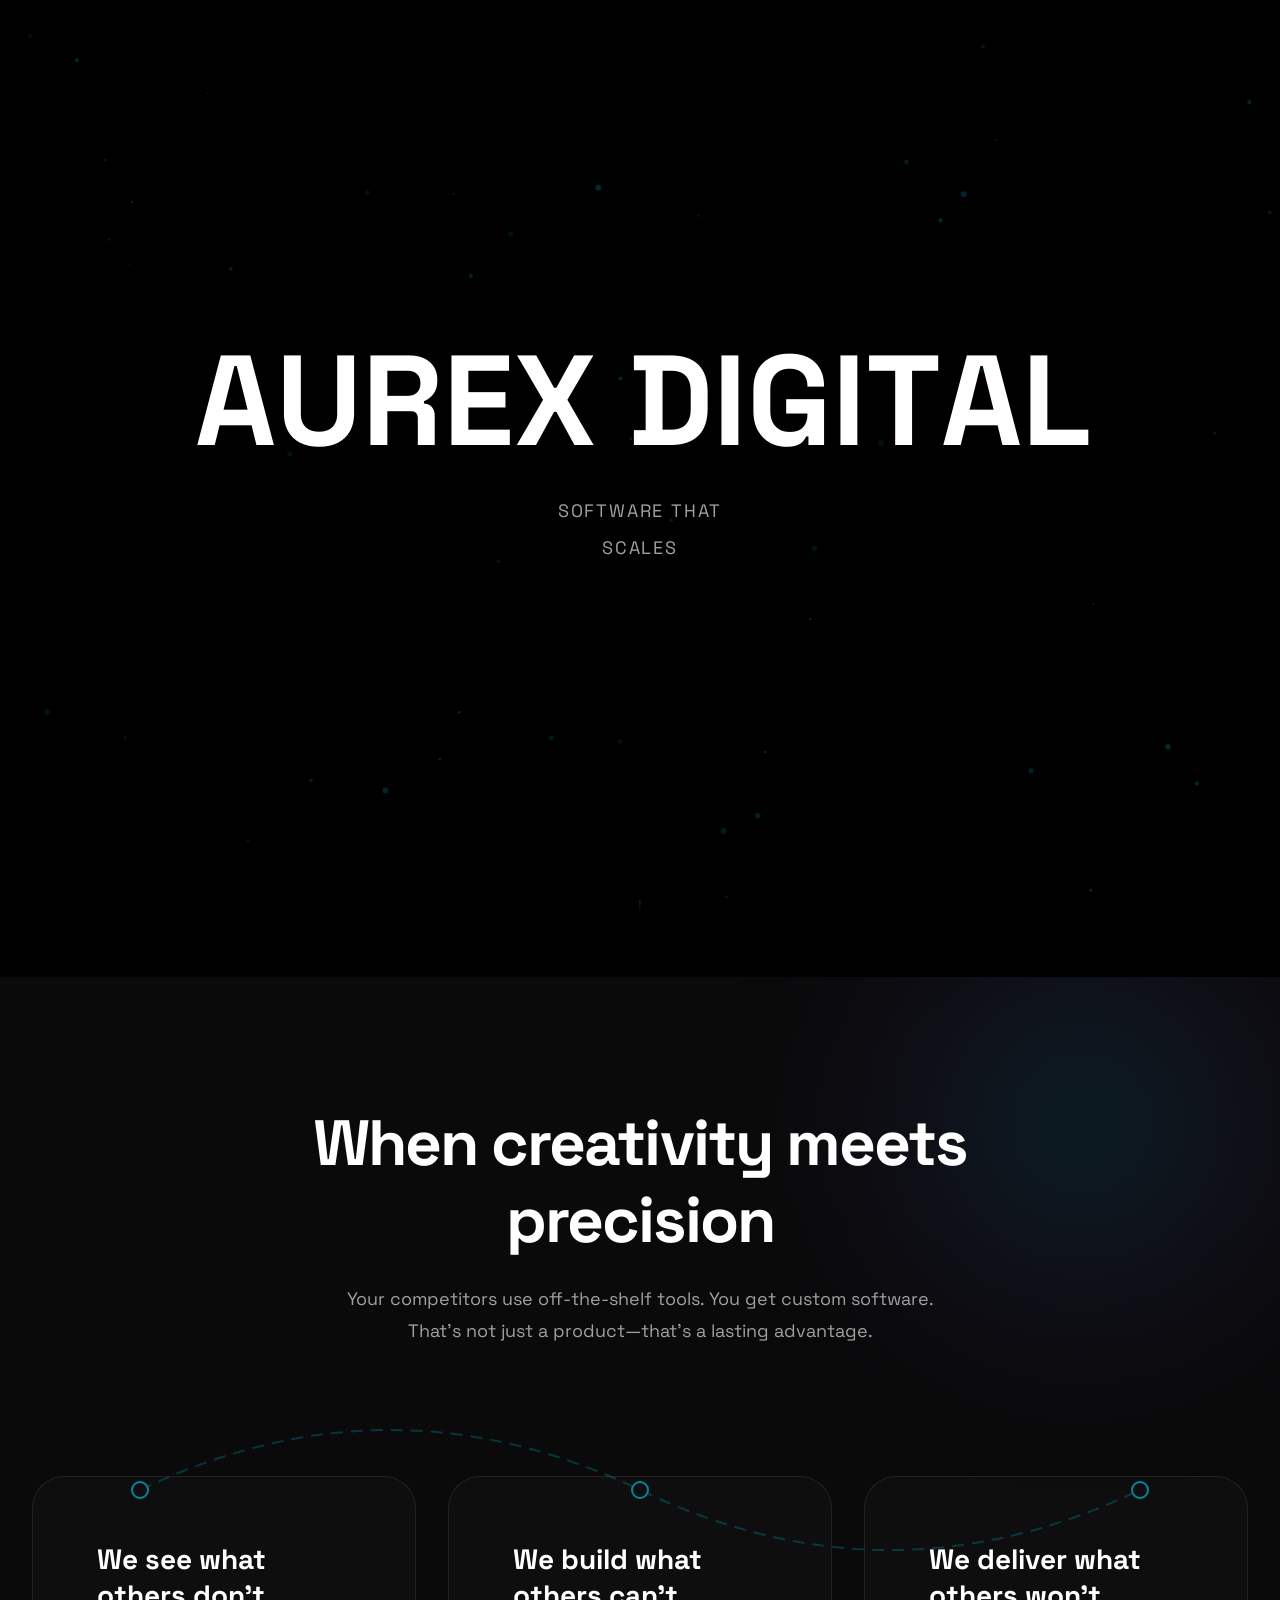
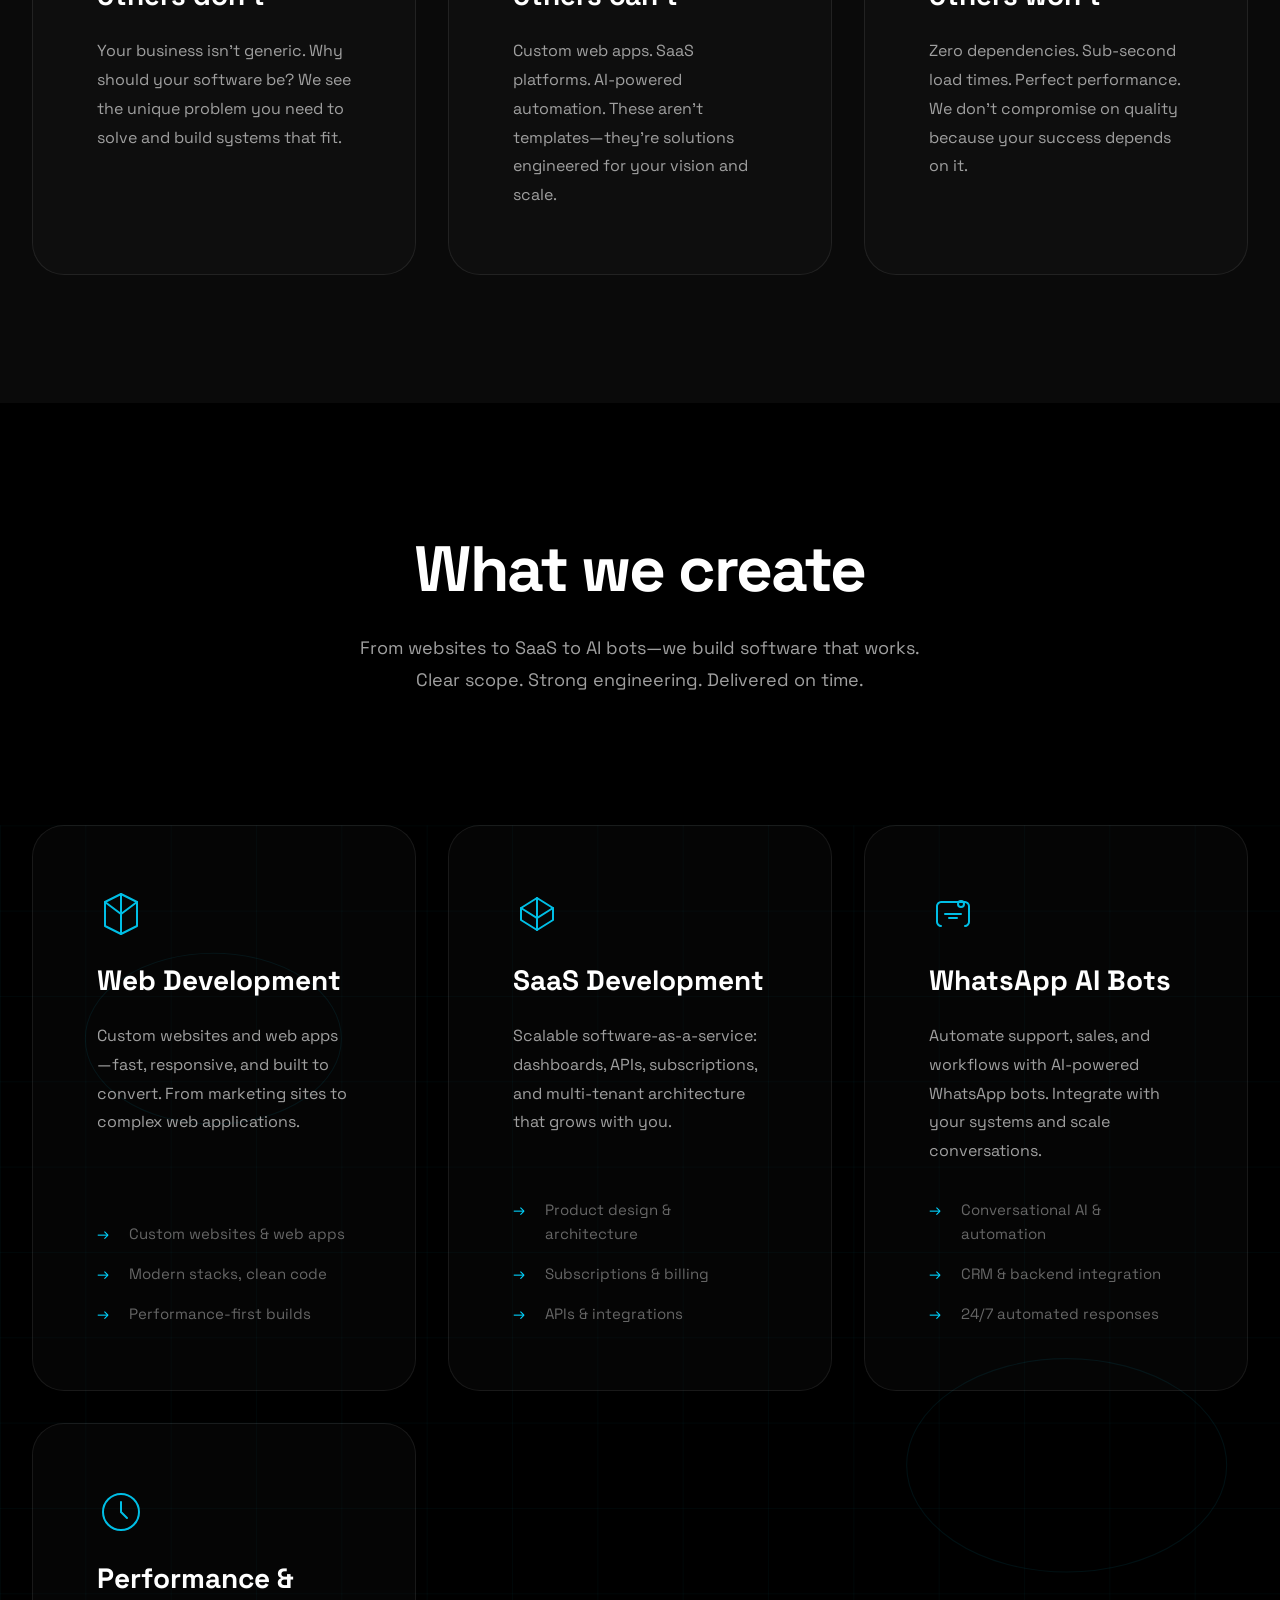
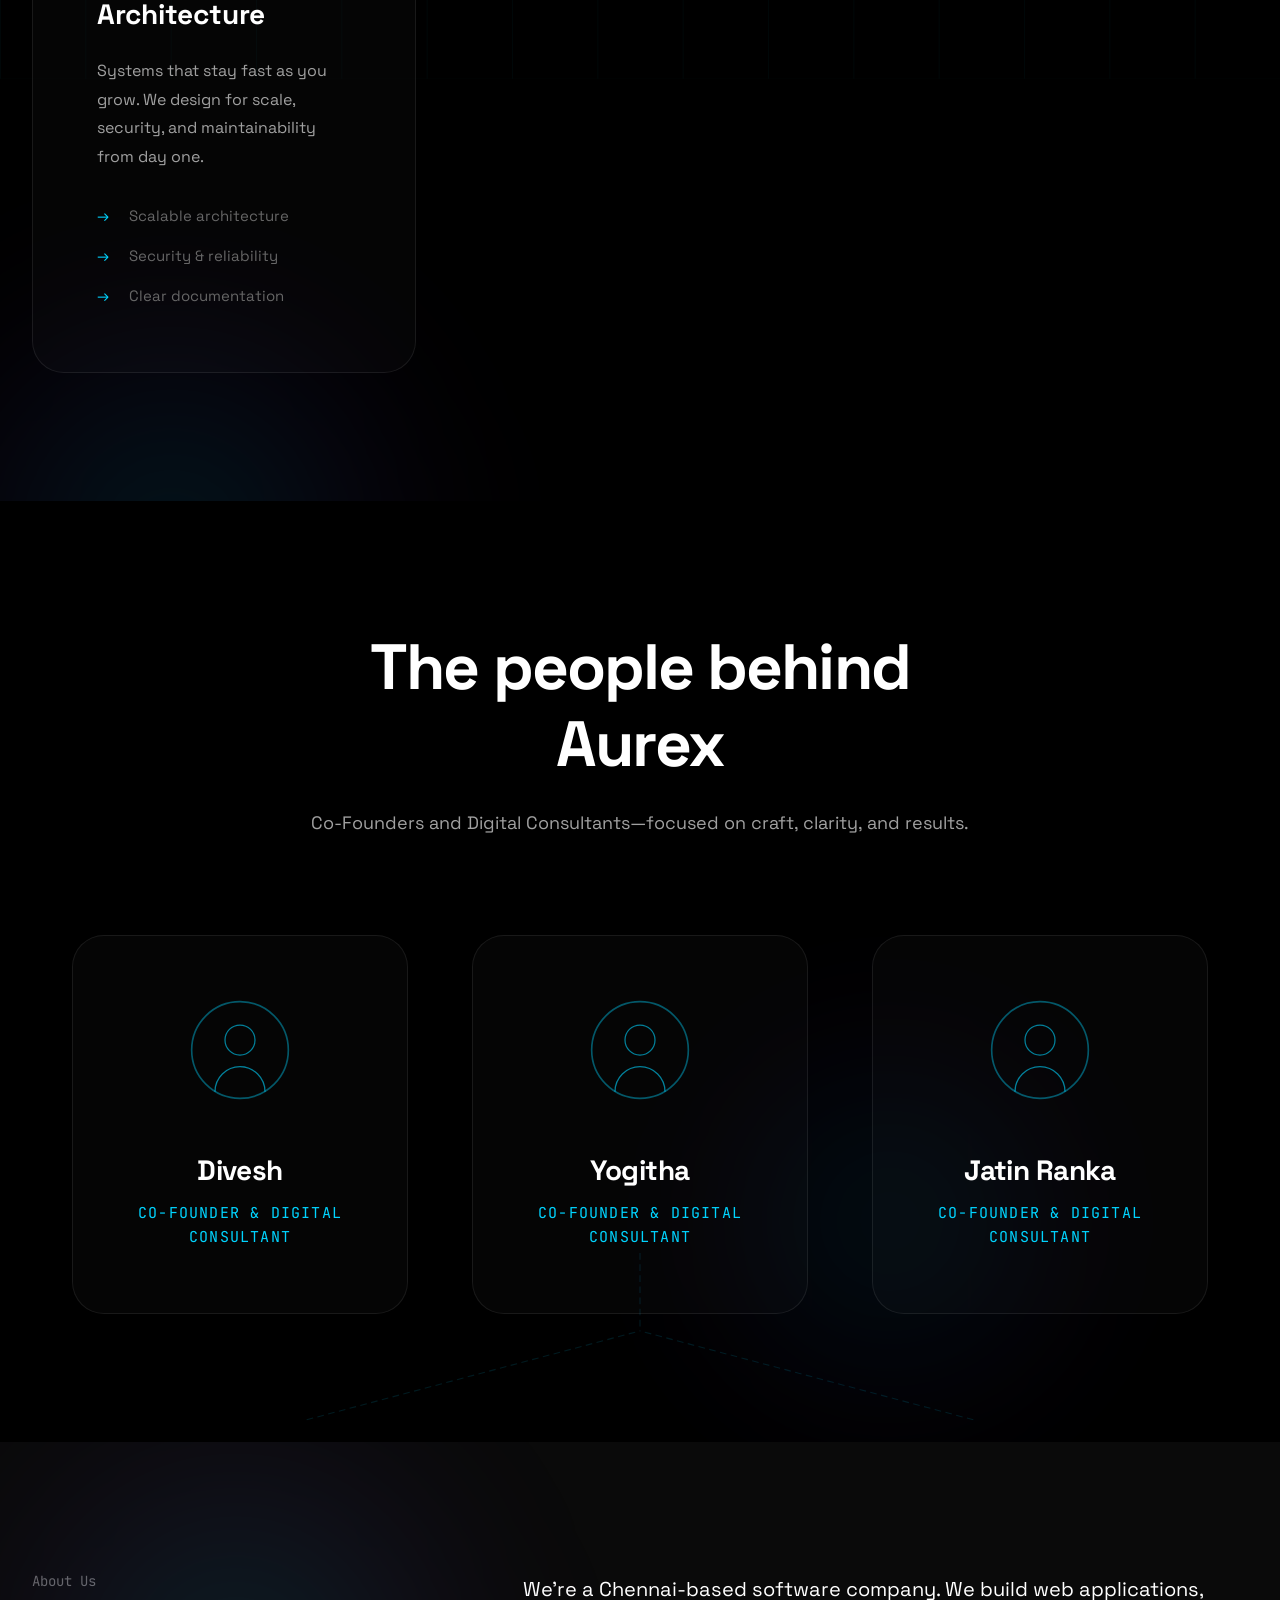
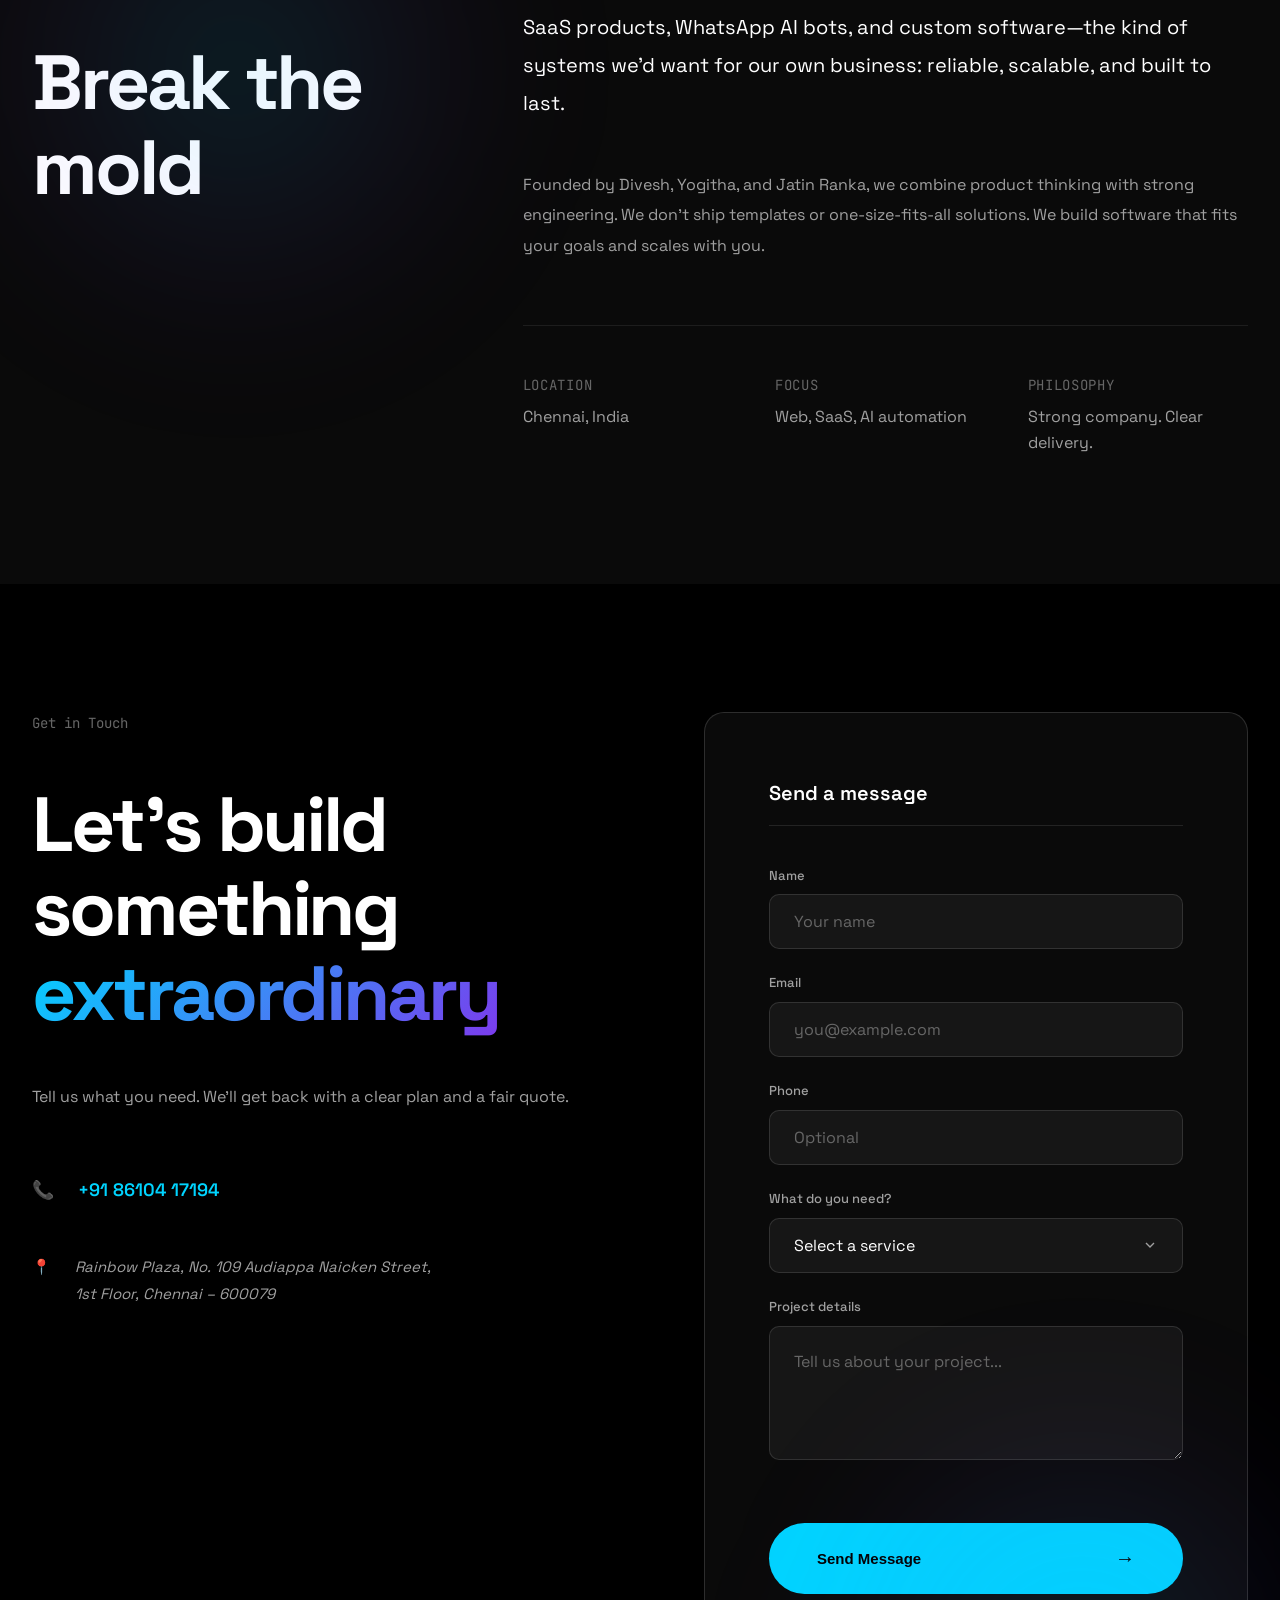
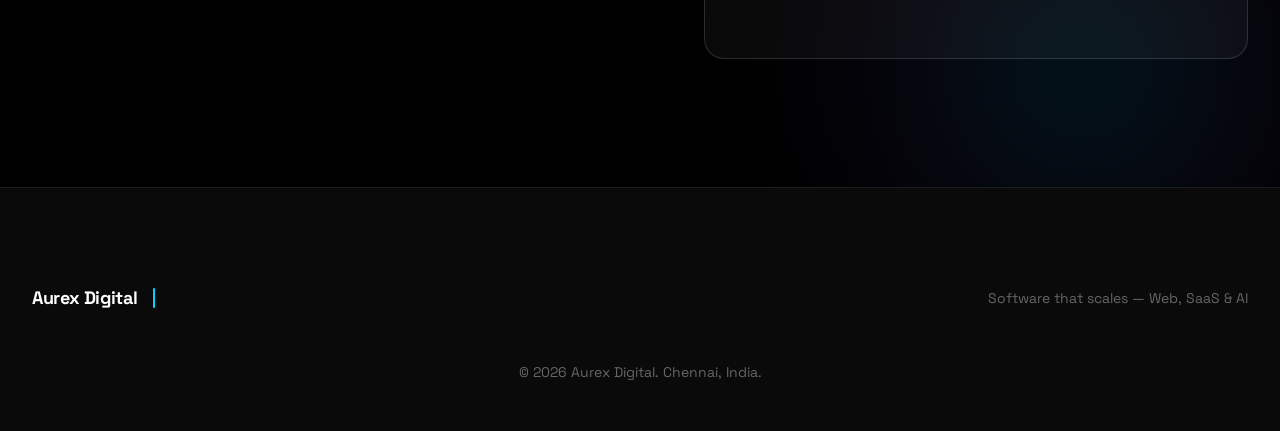
<file: index.html>
<!DOCTYPE html>
<html lang="en">
<head>
    <meta charset="UTF-8">
    <meta name="viewport" content="width=device-width, initial-scale=1.0">
    <title>Aurex Digital — Software Company | Web, SaaS & AI</title>
    <meta name="description" content="We build software that scales: web development, SaaS products, WhatsApp AI bots, and custom digital solutions. Chennai-based. Strong engineering. Clear results.">
    <link rel="stylesheet" href="styles.css">
    <link rel="preconnect" href="https://fonts.googleapis.com">
    <link rel="preconnect" href="https://fonts.gstatic.com" crossorigin>
    <link href="https://fonts.googleapis.com/css2?family=Space+Grotesk:wght@300;400;500;600;700&family=JetBrains+Mono:wght@300;400;500&display=swap" rel="stylesheet">
</head>
<body>
    <!-- Magnetic Cursor -->
    <div class="magnetic-cursor" id="magneticCursor"></div>

    <!-- Intro Sequence -->
    <div class="intro-sequence" id="intro">
        <div class="intro-mask"></div>
        <div class="intro-content">
            <div class="intro-text-wrapper">
                <h1 class="intro-title">
                    <span class="intro-char" data-char="A">A</span>
                    <span class="intro-char" data-char="U">U</span>
                    <span class="intro-char" data-char="R">R</span>
                    <span class="intro-char" data-char="E">E</span>
                    <span class="intro-char" data-char="X">X</span>
                    <span class="intro-space"></span>
                    <span class="intro-char" data-char="D">D</span>
                    <span class="intro-char" data-char="I">I</span>
                    <span class="intro-char" data-char="G">G</span>
                    <span class="intro-char" data-char="I">I</span>
                    <span class="intro-char" data-char="T">T</span>
                    <span class="intro-char" data-char="A">A</span>
                    <span class="intro-char" data-char="L">L</span>
                </h1>
                <div class="intro-subtitle">
                    <span class="subtitle-line">Software that</span>
                    <span class="subtitle-line">scales</span>
                </div>
            </div>
        </div>
        <canvas class="intro-canvas" id="introCanvas"></canvas>
    </div>

    <!-- Floating Navigation -->
    <nav class="floating-nav" id="floatingNav">
        <div class="nav-brand">
            <span class="nav-brand-text">AD</span>
            <div class="nav-brand-line"></div>
        </div>
        <div class="nav-links">
            <a href="#hero" class="nav-link" data-text="Home">Home</a>
            <a href="#philosophy" class="nav-link" data-text="Philosophy">Philosophy</a>
            <a href="#capabilities" class="nav-link" data-text="Capabilities">Capabilities</a>
            <a href="#team" class="nav-link" data-text="Team">Team</a>
            <a href="#contact" class="nav-link nav-cta" data-text="Start Project">Start Project</a>
        </div>
        <button class="nav-toggle" id="navToggle" aria-label="Menu">
            <span class="nav-toggle-line"></span>
            <span class="nav-toggle-line"></span>
        </button>
    </nav>

    <main>
        <!-- Hero Section - Asymmetric Layout -->
        <section id="hero" class="hero-section">
            <div class="hero-background">
                <div class="hero-gradient-orb"></div>
                <div class="hero-mesh"></div>
                <div class="hero-particles"></div>
                <!-- SVG artifacts - storyline / software vibe -->
                <div class="hero-svg-artifacts" aria-hidden="true">
                    <svg class="hero-svg hero-svg-blob" viewBox="0 0 400 400" fill="none">
                        <path d="M200 40c55 0 100 45 100 100s-45 100-100 100-100-45-100-100 45-100 100-100z" stroke="url(#heroBlobGrad)" stroke-width="1.5" fill="none" opacity="0.6"/>
                        <defs><linearGradient id="heroBlobGrad" x1="0" y1="0" x2="400" y2="400" gradientUnits="userSpaceOnUse"><stop stop-color="#00d4ff"/><stop offset="1" stop-color="#7c3aed"/></linearGradient></defs>
                    </svg>
                    <svg class="hero-svg hero-svg-line" viewBox="0 0 600 120" fill="none">
                        <path d="M0 60 Q150 20 300 60 T600 60" stroke="currentColor" stroke-width="1" fill="none" opacity="0.4" stroke-dasharray="8 6"/>
                    </svg>
                    <svg class="hero-svg hero-svg-dots" viewBox="0 0 200 80" fill="none">
                        <circle cx="20" cy="40" r="2" fill="currentColor" opacity="0.5"/><circle cx="60" cy="25" r="2" fill="currentColor" opacity="0.4"/>
                        <circle cx="100" cy="55" r="2" fill="currentColor" opacity="0.6"/><circle cx="140" cy="35" r="2" fill="currentColor" opacity="0.4"/>
                        <circle cx="180" cy="45" r="2" fill="currentColor" opacity="0.5"/>
                    </svg>
                    <svg class="hero-svg hero-svg-circuit" viewBox="0 0 300 200" fill="none">
                        <path d="M0 100h60v-30h40v60h-40v-30H0" stroke="currentColor" stroke-width="1.2" fill="none" opacity="0.35"/>
                        <path d="M120 70v60M160 70v60M200 70v60" stroke="currentColor" stroke-width="1" opacity="0.3"/>
                        <circle cx="120" cy="100" r="4" fill="currentColor" opacity="0.5"/><circle cx="160" cy="100" r="4" fill="currentColor" opacity="0.5"/><circle cx="200" cy="100" r="4" fill="currentColor" opacity="0.5"/>
                        <path d="M240 80l30 20-30 20V80z" stroke="currentColor" stroke-width="1.2" fill="none" opacity="0.4"/>
                    </svg>
                    <svg class="hero-svg hero-svg-rings" viewBox="0 0 200 200" fill="none">
                        <circle cx="100" cy="100" r="60" stroke="currentColor" stroke-width="1" opacity="0.25"/>
                        <circle cx="100" cy="100" r="40" stroke="currentColor" stroke-width="1" opacity="0.2"/>
                        <circle cx="100" cy="100" r="20" stroke="currentColor" stroke-width="1" opacity="0.15"/>
                    </svg>
                </div>
            </div>

            <div class="hero-container">
                <div class="hero-left">
                    <div class="hero-label">
                        <span class="label-text">We Build</span>
                    </div>
                    <h1 class="hero-title">
                        <span class="title-line" data-text="Software">Software</span>
                        <span class="title-line title-accent" data-text="that">that</span>
                        <span class="title-line" data-text="scales">scales</span>
                    </h1>
                    <p class="hero-description">
                        Web development. SaaS products. WhatsApp AI bots.<br>
                        We build the digital systems your business needs—<br>
                        fast, reliable, and built to last.
                    </p>
                    <div class="hero-actions">
                        <a href="#contact" class="btn-magnetic">
                            <span class="btn-text">Start Project</span>
                            <div class="btn-ripple"></div>
                        </a>
                        <a href="#capabilities" class="btn-text-link">
                            <span>What we build</span>
                            <svg width="24" height="24" viewBox="0 0 24 24" fill="none">
                                <path d="M7 17L17 7M17 7H7M17 7V17" stroke="currentColor" stroke-width="2" stroke-linecap="round"/>
                            </svg>
                        </a>
                    </div>
                </div>

                <div class="hero-right">
                    <div class="hero-stats-grid">
                        <div class="stat-card" data-stat="reply">
                            <div class="stat-value-wrapper">
                                <span class="stat-prefix">&lt;</span>
                                <span class="stat-value" data-target="24" data-format="int">0</span>
                                <span class="stat-unit">h</span>
                            </div>
                            <div class="stat-label">First Reply</div>
                            <p class="stat-story">We get back to you within a day—no black hole.</p>
                            <div class="stat-line"></div>
                        </div>
                        <div class="stat-card" data-stat="uptime">
                            <div class="stat-value-wrapper">
                                <span class="stat-value" data-target="99.9" data-format="decimal">0</span>
                                <span class="stat-unit">%</span>
                            </div>
                            <div class="stat-label">Uptime</div>
                            <p class="stat-story">Systems we build are built to stay up.</p>
                            <div class="stat-line"></div>
                        </div>
                        <div class="stat-card" data-stat="founders">
                            <div class="stat-value-wrapper">
                                <span class="stat-value" data-target="3" data-format="int">0</span>
                            </div>
                            <div class="stat-label">Co-Founders</div>
                            <p class="stat-story">Three hands on your project—not a ticket queue.</p>
                            <div class="stat-line"></div>
                        </div>
                    </div>
                </div>
            </div>

            <div class="hero-scroll-hint">
                <div class="scroll-text">Scroll</div>
                <div class="scroll-line"></div>
            </div>
        </section>

        <!-- Philosophy Section -->
        <section id="philosophy" class="philosophy-section">
            <div class="section-gradient-orb section-gradient-orb--philosophy" aria-hidden="true"></div>
            <div class="philosophy-svg-storyline" aria-hidden="true">
                <svg class="storyline-svg" viewBox="0 0 1200 400" fill="none">
                    <path class="storyline-path" d="M 100 200 Q 350 80 600 200 T 1100 200" stroke="var(--accent)" stroke-width="2" fill="none" opacity="0.35" stroke-dasharray="12 8"/>
                    <circle class="storyline-node" cx="100" cy="200" r="8" fill="var(--bg-secondary)" stroke="var(--accent)" stroke-width="2"/>
                    <circle class="storyline-node" cx="600" cy="200" r="8" fill="var(--bg-secondary)" stroke="var(--accent)" stroke-width="2"/>
                    <circle class="storyline-node" cx="1100" cy="200" r="8" fill="var(--bg-secondary)" stroke="var(--accent)" stroke-width="2"/>
                </svg>
            </div>
            <div class="philosophy-container">
                <div class="section-header">
                    <h2 class="section-title">When creativity meets precision</h2>
                    <p class="section-description">
                        Your competitors use off-the-shelf tools. You get custom software.<br>
                        That's not just a product—that's a lasting advantage.
                    </p>
                </div>
                <div class="philosophy-content">
                    <div class="philosophy-card">
                        <h3 class="card-title">We see what others don't</h3>
                        <p class="card-text">Your business isn't generic. Why should your software be? We see the unique problem you need to solve and build systems that fit.</p>
                    </div>
                    <div class="philosophy-card">
                        <h3 class="card-title">We build what others can't</h3>
                        <p class="card-text">Custom web apps. SaaS platforms. AI-powered automation. These aren't templates—they're solutions engineered for your vision and scale.</p>
                    </div>
                    <div class="philosophy-card">
                        <h3 class="card-title">We deliver what others won't</h3>
                        <p class="card-text">Zero dependencies. Sub-second load times. Perfect performance. We don't compromise on quality because your success depends on it.</p>
                    </div>
                </div>
            </div>
        </section>

        <!-- Capabilities Section -->
        <section id="capabilities" class="capabilities-section">
            <div class="section-gradient-orb section-gradient-orb--capabilities" aria-hidden="true"></div>
            <div class="capabilities-svg-bg" aria-hidden="true">
                <svg class="capabilities-grid-svg" viewBox="0 0 1200 800" fill="none">
                    <defs>
                        <pattern id="capGrid" width="80" height="80" patternUnits="userSpaceOnUse">
                            <path d="M 80 0 L 0 0 0 80" fill="none" stroke="currentColor" stroke-width="0.5" opacity="0.12"/>
                        </pattern>
                    </defs>
                    <rect width="1200" height="800" fill="url(#capGrid)"/>
                    <ellipse cx="200" cy="200" rx="120" ry="80" stroke="currentColor" stroke-width="1" fill="none" opacity="0.08"/>
                    <ellipse cx="1000" cy="600" rx="150" ry="100" stroke="currentColor" stroke-width="1" fill="none" opacity="0.08"/>
                </svg>
            </div>
            <div class="capabilities-container">
                <div class="section-header">
                    <h2 class="section-title">What we create</h2>
                    <p class="section-description">
                        From websites to SaaS to AI bots—we build software that works.<br>
                        Clear scope. Strong engineering. Delivered on time.
                    </p>
                </div>
                <div class="capabilities-grid">
                    <div class="capability-item" data-capability="1">
                        <div class="capability-icon">
                            <svg viewBox="0 0 48 48" fill="none" aria-hidden="true"><path d="M8 12l16-8 16 8v24l-16 8-16-8V12z" stroke="currentColor" stroke-width="2" stroke-linejoin="round"/><path d="M24 4v40M8 12l16 12 16-12" stroke="currentColor" stroke-width="2" stroke-linecap="round"/></svg>
                        </div>
                        <h3 class="capability-title">Web Development</h3>
                        <p class="capability-description">Custom websites and web apps—fast, responsive, and built to convert. From marketing sites to complex web applications.</p>
                        <ul class="capability-features">
                            <li>Custom websites & web apps</li>
                            <li>Modern stacks, clean code</li>
                            <li>Performance-first builds</li>
                        </ul>
                    </div>
                    <div class="capability-item" data-capability="2">
                        <div class="capability-icon">
                            <svg viewBox="0 0 48 48" fill="none" aria-hidden="true"><path d="M24 8L8 18v12l16 10 16-10V18L24 8z" stroke="currentColor" stroke-width="2" stroke-linejoin="round"/><path d="M24 8v32M8 18l16 10 16-10" stroke="currentColor" stroke-width="2" stroke-linecap="round"/></svg>
                        </div>
                        <h3 class="capability-title">SaaS Development</h3>
                        <p class="capability-description">Scalable software-as-a-service: dashboards, APIs, subscriptions, and multi-tenant architecture that grows with you.</p>
                        <ul class="capability-features">
                            <li>Product design & architecture</li>
                            <li>Subscriptions & billing</li>
                            <li>APIs & integrations</li>
                        </ul>
                    </div>
                    <div class="capability-item" data-capability="3">
                        <div class="capability-icon">
                            <svg viewBox="0 0 48 48" fill="none" aria-hidden="true"><path d="M12 36c-2 0-4-2-4-4V16c0-2 2-4 4-4h24c2 0 4 2 4 4v16c0 2-2 4-4 4" stroke="currentColor" stroke-width="2" stroke-linecap="round"/><path d="M16 24h16M20 28h8" stroke="currentColor" stroke-width="2" stroke-linecap="round"/><circle cx="32" cy="14" r="3" stroke="currentColor" stroke-width="2"/></svg>
                        </div>
                        <h3 class="capability-title">WhatsApp AI Bots</h3>
                        <p class="capability-description">Automate support, sales, and workflows with AI-powered WhatsApp bots. Integrate with your systems and scale conversations.</p>
                        <ul class="capability-features">
                            <li>Conversational AI & automation</li>
                            <li>CRM & backend integration</li>
                            <li>24/7 automated responses</li>
                        </ul>
                    </div>
                    <div class="capability-item" data-capability="4">
                        <div class="capability-icon">
                            <svg viewBox="0 0 48 48" fill="none" aria-hidden="true"><circle cx="24" cy="24" r="18" stroke="currentColor" stroke-width="2"/><path d="M24 14v10l6 6" stroke="currentColor" stroke-width="2" stroke-linecap="round"/></svg>
                        </div>
                        <h3 class="capability-title">Performance & Architecture</h3>
                        <p class="capability-description">Systems that stay fast as you grow. We design for scale, security, and maintainability from day one.</p>
                        <ul class="capability-features">
                            <li>Scalable architecture</li>
                            <li>Security & reliability</li>
                            <li>Clear documentation</li>
                        </ul>
                    </div>
                </div>
            </div>
        </section>

        <!-- Team Section -->
        <section id="team" class="team-section">
            <div class="section-gradient-orb section-gradient-orb--team" aria-hidden="true"></div>
            <div class="team-container">
                <div class="section-header">
                    <h2 class="section-title">The people behind Aurex</h2>
                    <p class="section-description">
                        Co-Founders and Digital Consultants—focused on craft, clarity, and results.
                    </p>
                </div>
                <div class="team-grid">
                    <div class="team-card" data-team="1">
                        <div class="team-card-inner">
                            <div class="team-avatar">
                                <svg viewBox="0 0 120 120" fill="none" aria-hidden="true">
                                    <circle cx="60" cy="60" r="58" stroke="currentColor" stroke-width="2" opacity="0.4"/>
                                    <circle cx="60" cy="48" r="18" stroke="currentColor" stroke-width="1.5" opacity="0.6"/>
                                    <path d="M30 110c0-16.5 13.5-30 30-30s30 13.5 30 30" stroke="currentColor" stroke-width="1.5" opacity="0.6"/>
                                </svg>
                            </div>
                            <h3 class="team-name">Divesh</h3>
                            <p class="team-title">Co-Founder & Digital Consultant</p>
                        </div>
                    </div>
                    <div class="team-card" data-team="2">
                        <div class="team-card-inner">
                            <div class="team-avatar">
                                <svg viewBox="0 0 120 120" fill="none" aria-hidden="true">
                                    <circle cx="60" cy="60" r="58" stroke="currentColor" stroke-width="2" opacity="0.4"/>
                                    <circle cx="60" cy="48" r="18" stroke="currentColor" stroke-width="1.5" opacity="0.6"/>
                                    <path d="M30 110c0-16.5 13.5-30 30-30s30 13.5 30 30" stroke="currentColor" stroke-width="1.5" opacity="0.6"/>
                                </svg>
                            </div>
                            <h3 class="team-name">Yogitha</h3>
                            <p class="team-title">Co-Founder & Digital Consultant</p>
                        </div>
                    </div>
                    <div class="team-card" data-team="3">
                        <div class="team-card-inner">
                            <div class="team-avatar">
                                <svg viewBox="0 0 120 120" fill="none" aria-hidden="true">
                                    <circle cx="60" cy="60" r="58" stroke="currentColor" stroke-width="2" opacity="0.4"/>
                                    <circle cx="60" cy="48" r="18" stroke="currentColor" stroke-width="1.5" opacity="0.6"/>
                                    <path d="M30 110c0-16.5 13.5-30 30-30s30 13.5 30 30" stroke="currentColor" stroke-width="1.5" opacity="0.6"/>
                                </svg>
                            </div>
                            <h3 class="team-name">Jatin Ranka</h3>
                            <p class="team-title">Co-Founder & Digital Consultant</p>
                        </div>
                    </div>
                </div>
            </div>
            <div class="team-section-svg" aria-hidden="true">
                <svg class="team-connector-svg" viewBox="0 0 900 180" fill="none">
                    <path class="team-connector-path" d="M 450 10 L 450 80 M 150 160 L 450 80 M 750 160 L 450 80" stroke-width="1" opacity="0.25" stroke-dasharray="6 4"/>
                </svg>
            </div>
        </section>

        <!-- About Section -->
        <section id="about" class="about-section">
            <div class="section-gradient-orb section-gradient-orb--about" aria-hidden="true"></div>
            <div class="about-container">
                <div class="about-left">
                    <div class="about-label">
                        <span class="label-text">About Us</span>
                    </div>
                    <h2 class="about-title">Break the mold</h2>
                </div>
                <div class="about-right">
                    <div class="about-content">
                        <p class="about-lead">
                            We're a Chennai-based software company. We build web applications, SaaS products, WhatsApp AI bots, and custom software—the kind of systems we'd want for our own business: reliable, scalable, and built to last.
                        </p>
                        <p class="about-body">
                            Founded by Divesh, Yogitha, and Jatin Ranka, we combine product thinking with strong engineering. We don't ship templates or one-size-fits-all solutions. We build software that fits your goals and scales with you.
                        </p>
                        <div class="about-meta">
                            <div class="meta-row">
                                <span class="meta-label">Location</span>
                                <span class="meta-value">Chennai, India</span>
                            </div>
                            <div class="meta-row">
                                <span class="meta-label">Focus</span>
                                <span class="meta-value">Web, SaaS, AI automation</span>
                            </div>
                            <div class="meta-row">
                                <span class="meta-label">Philosophy</span>
                                <span class="meta-value">Strong company. Clear delivery.</span>
                            </div>
                        </div>
                    </div>
                </div>
            </div>
        </section>

        <!-- Contact Section -->
        <section id="contact" class="contact-section">
            <div class="section-gradient-orb section-gradient-orb--contact" aria-hidden="true"></div>
            <div class="contact-container">
                <div class="contact-left">
                    <div class="contact-label">
                        <span class="label-text">Get in Touch</span>
                    </div>
                    <h2 class="contact-title">
                        Let's build<br>
                        something<br>
                        <span class="title-accent">extraordinary</span>
                    </h2>
                    <p class="contact-description">
                        Tell us what you need. We'll get back with a clear plan and a fair quote.
                    </p>
                    <div class="contact-info">
                        <a href="tel:+918610417194" class="contact-link">
                            <span class="link-icon">📞</span>
                            <span class="link-text">+91 86104 17194</span>
                        </a>
                        <div class="contact-address">
                            <span class="address-icon">📍</span>
                            <address>
                                Rainbow Plaza, No. 109 Audiappa Naicken Street,<br>
                                1st Floor, Chennai – 600079
                            </address>
                        </div>
                    </div>
                </div>
                <div class="contact-right">
                    <form class="contact-form" id="contactForm">
                        <h3 class="contact-form-title">Send a message</h3>
                        <div class="form-group">
                            <label for="name" class="form-label">Name</label>
                            <input type="text" id="name" name="name" required class="form-input" placeholder="Your name">
                        </div>
                        <div class="form-group">
                            <label for="email" class="form-label">Email</label>
                            <input type="email" id="email" name="email" required class="form-input" placeholder="you@example.com">
                        </div>
                        <div class="form-group">
                            <label for="phone" class="form-label">Phone</label>
                            <input type="tel" id="phone" name="phone" class="form-input" placeholder="Optional">
                        </div>
                        <div class="form-group">
                            <label for="service" class="form-label">What do you need?</label>
                            <select id="service" name="service" class="form-input">
                                <option value="">Select a service</option>
                                <option value="website">Web development</option>
                                <option value="saas">SaaS product</option>
                                <option value="whatsapp-ai">WhatsApp AI bot</option>
                                <option value="redesign">Website / app redesign</option>
                                <option value="other">Something else</option>
                            </select>
                        </div>
                        <div class="form-group form-group-textarea">
                            <label for="message" class="form-label">Project details</label>
                            <textarea id="message" name="message" rows="4" required class="form-input" placeholder="Tell us about your project..."></textarea>
                        </div>
                        <button type="submit" class="btn-submit">
                            <span class="btn-submit-text">Send Message</span>
                            <div class="btn-submit-arrow">→</div>
                        </button>
                    </form>
                </div>
            </div>
        </section>
    </main>

    <footer class="site-footer">
        <div class="footer-container">
            <div class="footer-content">
                <div class="footer-brand">
                    <span class="footer-brand-text">Aurex Digital</span>
                    <div class="footer-brand-line"></div>
                </div>
                <p class="footer-tagline">Software that scales — Web, SaaS & AI</p>
            </div>
            <div class="footer-bottom">
                <p>&copy; 2026 Aurex Digital. Chennai, India.</p>
            </div>
        </div>
    </footer>

    <script src="script.js"></script>
</body>
</html>
</file>
<file: styles.css>
/* Aurex Digital — Experimental Design System */

:root {
    /* Color Palette — Refined & Modern */
    --bg-primary: #000000;
    --bg-secondary: #0a0a0a;
    --bg-tertiary: #111111;
    
    --text-primary: #ffffff;
    --text-secondary: #a0a0a0;
    --text-tertiary: #666666;
    
    --accent: #00d4ff;
    --accent-secondary: #7c3aed;
    --accent-glow: rgba(0, 212, 255, 0.4);
    
    --border: rgba(255, 255, 255, 0.08);
    --border-light: rgba(255, 255, 255, 0.03);
    
    /* Spacing Scale */
    --space-xs: 8px;
    --space-sm: 16px;
    --space-md: 24px;
    --space-lg: 32px;
    --space-xl: 48px;
    --space-2xl: 64px;
    --space-3xl: 96px;
    --space-4xl: 128px;
    
    /* Typography */
    --font-primary: 'Space Grotesk', -apple-system, sans-serif;
    --font-mono: 'JetBrains Mono', ui-monospace, monospace;
    
    /* Easing Functions */
    --ease-out-expo: cubic-bezier(0.16, 1, 0.3, 1);
    --ease-in-out-expo: cubic-bezier(0.87, 0, 0.13, 1);
    --ease-spring: cubic-bezier(0.34, 1.56, 0.64, 1);
}

* {
    margin: 0;
    padding: 0;
    box-sizing: border-box;
}

html {
    scroll-behavior: smooth;
    overflow-x: hidden;
}

body {
    font-family: var(--font-primary);
    font-size: 16px;
    line-height: 1.6;
    color: var(--text-primary);
    background: var(--bg-primary);
    -webkit-font-smoothing: antialiased;
    -moz-osx-font-smoothing: grayscale;
    cursor: none;
    overflow-x: hidden;
}

/* Magnetic Cursor System - Fast and responsive */
.magnetic-cursor {
    position: fixed;
    width: 32px;
    height: 32px;
    border: 2px solid var(--accent);
    border-radius: 50%;
    pointer-events: none;
    transform: translate(-50%, -50%);
    transition: width 0.1s ease-out, height 0.1s ease-out, border-color 0.1s ease-out;
    z-index: 9999;
    mix-blend-mode: difference;
    opacity: 0;
}

.magnetic-cursor.active {
    opacity: 1;
}

.magnetic-cursor.hover {
    width: 48px;
    height: 48px;
    border-color: var(--accent-secondary);
}

@media (max-width: 768px) {
    body { cursor: auto; }
    .magnetic-cursor { display: none; }
}

/* Intro Sequence */
.intro-sequence {
    position: fixed;
    inset: 0;
    z-index: 10000;
    display: flex;
    align-items: center;
    justify-content: center;
    background: var(--bg-primary);
    pointer-events: none;
}

.intro-sequence.done {
    opacity: 0;
    transition: opacity 0.8s var(--ease-out-expo) 0.3s;
    pointer-events: none;
}

.intro-mask {
    position: absolute;
    inset: 0;
    background: var(--bg-primary);
    transform: scaleX(1);
    transform-origin: left;
    animation: introMaskOut 1.2s var(--ease-in-out-expo) 2s forwards;
}

@keyframes introMaskOut {
    to {
        transform: scaleX(0);
        transform-origin: right;
    }
}

.intro-content {
    position: relative;
    z-index: 2;
    text-align: center;
}

.intro-title {
    font-size: clamp(4rem, 12vw, 8rem);
    font-weight: 700;
    letter-spacing: -0.05em;
    line-height: 1;
    margin-bottom: var(--space-lg);
    display: flex;
    justify-content: center;
    flex-wrap: wrap;
    gap: 0.05em;
}

.intro-char {
    display: inline-block;
    opacity: 0;
    transform: translateY(100%) rotateX(90deg);
    animation: introCharIn 0.6s var(--ease-out-expo) forwards;
}

.intro-char:nth-child(1) { animation-delay: 0.3s; }
.intro-char:nth-child(2) { animation-delay: 0.35s; }
.intro-char:nth-child(3) { animation-delay: 0.4s; }
.intro-char:nth-child(4) { animation-delay: 0.45s; }
.intro-char:nth-child(5) { animation-delay: 0.5s; }
.intro-char:nth-child(7) { animation-delay: 0.6s; }
.intro-char:nth-child(8) { animation-delay: 0.65s; }
.intro-char:nth-child(9) { animation-delay: 0.7s; }
.intro-char:nth-child(10) { animation-delay: 0.75s; }
.intro-char:nth-child(11) { animation-delay: 0.8s; }
.intro-char:nth-child(12) { animation-delay: 0.85s; }
.intro-char:nth-child(13) { animation-delay: 0.9s; }

.intro-space {
    width: 0.2em;
}

@keyframes introCharIn {
    to {
        opacity: 1;
        transform: translateY(0) rotateX(0deg);
    }
}

.intro-subtitle {
    display: flex;
    flex-direction: column;
    gap: var(--space-xs);
    font-size: clamp(0.875rem, 2vw, 1.125rem);
    color: var(--text-secondary);
    letter-spacing: 0.1em;
    text-transform: uppercase;
}

.subtitle-line {
    opacity: 0;
    transform: translateY(20px);
    animation: subtitleLineIn 0.8s var(--ease-out-expo) forwards;
}

.subtitle-line:nth-child(1) { animation-delay: 1.2s; }
.subtitle-line:nth-child(2) { animation-delay: 1.4s; }

@keyframes subtitleLineIn {
    to {
        opacity: 1;
        transform: translateY(0);
    }
}

.intro-canvas {
    position: absolute;
    inset: 0;
    width: 100%;
    height: 100%;
    opacity: 0.3;
}

.intro-sequence.removed {
    display: none;
}

/* Floating Navigation */
.floating-nav {
    position: fixed;
    top: var(--space-lg);
    left: var(--space-lg);
    right: var(--space-lg);
    z-index: 1000;
    display: flex;
    align-items: center;
    justify-content: space-between;
    padding: var(--space-md) var(--space-xl);
    background: rgba(0, 0, 0, 0.6);
    backdrop-filter: saturate(180%) blur(20px);
    border: 1px solid var(--border);
    border-radius: 100px;
    opacity: 0;
    transform: translateY(-20px);
    transition: opacity 0.6s var(--ease-out-expo), transform 0.6s var(--ease-out-expo);
}

body.intro-active .floating-nav {
    opacity: 0;
}

.floating-nav.visible {
    opacity: 1;
    transform: translateY(0);
}

.nav-brand {
    display: flex;
    align-items: center;
    gap: var(--space-sm);
}

.nav-brand-text {
    font-size: 1.25rem;
    font-weight: 700;
    letter-spacing: -0.02em;
}

.nav-brand-line {
    width: 2px;
    height: 20px;
    background: var(--accent);
    border-radius: 2px;
}

.nav-links {
    display: flex;
    align-items: center;
    gap: var(--space-xl);
}

.nav-link {
    font-size: 0.9375rem;
    font-weight: 500;
    color: var(--text-secondary);
    text-decoration: none;
    transition: color 0.3s var(--ease-out-expo);
    padding: var(--space-xs) 0;
}

.nav-link:hover,
.nav-link.active {
    color: var(--text-primary);
}

.nav-link.nav-cta {
    padding: var(--space-xs) var(--space-lg);
    background: var(--accent);
    color: var(--bg-primary);
    border-radius: 100px;
    font-weight: 600;
}

.nav-link.nav-cta:hover {
    background: var(--accent-secondary);
    transform: translateY(-1px);
    box-shadow: 0 4px 12px var(--accent-glow);
}

.nav-toggle {
    display: none;
    flex-direction: column;
    gap: 6px;
    background: none;
    border: none;
    cursor: pointer;
    padding: var(--space-xs);
}

.nav-toggle-line {
    width: 24px;
    height: 2px;
    background: var(--text-primary);
    border-radius: 2px;
    transition: transform 0.3s var(--ease-out-expo);
}

.nav-toggle.active .nav-toggle-line:nth-child(1) {
    transform: rotate(45deg) translate(6px, 6px);
}

.nav-toggle.active .nav-toggle-line:nth-child(2) {
    transform: rotate(-45deg) translate(6px, -6px);
}

/* Hero Section */
.hero-section {
    position: relative;
    min-height: 100vh;
    display: flex;
    align-items: center;
    padding: var(--space-4xl) var(--space-lg);
    overflow: hidden;
}

.hero-background {
    position: absolute;
    inset: 0;
    pointer-events: none;
}

.hero-gradient-orb {
    position: absolute;
    top: -30%;
    right: -10%;
    width: 800px;
    height: 800px;
    background: radial-gradient(circle, rgba(0, 212, 255, 0.2), transparent 70%);
    border-radius: 50%;
    filter: blur(80px);
    animation: orbFloat 20s var(--ease-in-out-expo) infinite;
}

@keyframes orbFloat {
    0%, 100% { transform: translate(0, 0) scale(1); }
    50% { transform: translate(-50px, 50px) scale(1.1); }
}

/* Section gradient orbs — same cyan/purple touch as hero */
.section-gradient-orb {
    position: absolute;
    width: 600px;
    height: 600px;
    border-radius: 50%;
    background: radial-gradient(
        circle,
        rgba(0, 212, 255, 0.12) 0%,
        rgba(124, 58, 237, 0.06) 45%,
        transparent 70%
    );
    filter: blur(70px);
    pointer-events: none;
    z-index: 0;
}

.section-gradient-orb--philosophy {
    top: -15%;
    right: -8%;
    animation: sectionOrbFloat 18s var(--ease-in-out-expo) infinite;
}

.section-gradient-orb--capabilities {
    bottom: -20%;
    left: -10%;
    animation: sectionOrbFloat 22s var(--ease-in-out-expo) infinite reverse;
}

.section-gradient-orb--team {
    top: 50%;
    left: 50%;
    width: 500px;
    height: 500px;
    opacity: 0.7;
    animation: sectionOrbFloatCenter 20s var(--ease-in-out-expo) infinite;
}

.section-gradient-orb--about {
    top: -10%;
    left: -5%;
    animation: sectionOrbFloat 19s var(--ease-in-out-expo) infinite;
}

.section-gradient-orb--contact {
    bottom: -15%;
    right: -8%;
    animation: sectionOrbFloat 21s var(--ease-in-out-expo) infinite reverse;
}

@keyframes sectionOrbFloat {
    0%, 100% { transform: translate(0, 0) scale(1); opacity: 1; }
    50% { transform: translate(20px, -20px) scale(1.08); opacity: 0.85; }
}

@keyframes sectionOrbFloatCenter {
    0%, 100% { transform: translate(-50%, -50%) scale(1); opacity: 0.7; }
    50% { transform: translate(-50%, -50%) translate(15px, -15px) scale(1.05); opacity: 0.6; }
}

.hero-mesh {
    position: absolute;
    inset: 0;
    background-image: 
        linear-gradient(rgba(0, 212, 255, 0.03) 1px, transparent 1px),
        linear-gradient(90deg, rgba(0, 212, 255, 0.03) 1px, transparent 1px);
    background-size: 60px 60px;
    opacity: 0.4;
    animation: meshMove 30s linear infinite;
}

@keyframes meshMove {
    0% { background-position: 0 0; }
    100% { background-position: 60px 60px; }
}

.hero-particles {
    position: absolute;
    inset: 0;
    opacity: 0.3;
}

/* Hero SVG artifacts — storyline / visual narrative */
.hero-svg-artifacts {
    position: absolute;
    inset: 0;
    pointer-events: none;
    overflow: hidden;
    color: var(--accent);
}

.hero-svg {
    position: absolute;
    opacity: 0.5;
}

.hero-svg-blob {
    width: 320px;
    height: 320px;
    top: 15%;
    right: 5%;
    animation: svgBlobFloat 18s var(--ease-in-out-expo) infinite;
}

.hero-svg-line {
    width: 70%;
    max-width: 500px;
    bottom: 25%;
    left: 5%;
    animation: svgLineShift 12s var(--ease-in-out-expo) infinite;
}

.hero-svg-dots {
    width: 180px;
    height: 72px;
    bottom: 35%;
    right: 20%;
    animation: svgDotsPulse 4s var(--ease-in-out-expo) infinite;
}

.hero-svg-circuit {
    width: 220px;
    height: 140px;
    top: 50%;
    left: 8%;
    color: var(--accent);
    animation: svgCircuitPulse 6s var(--ease-in-out-expo) infinite;
}

.hero-svg-rings {
    width: 180px;
    height: 180px;
    bottom: 20%;
    right: 15%;
    color: var(--accent);
    animation: svgRingsFloat 14s var(--ease-in-out-expo) infinite;
}

@keyframes svgBlobFloat {
    0%, 100% { transform: translate(0, 0) rotate(0deg); }
    50% { transform: translate(-20px, 30px) rotate(5deg); }
}

@keyframes svgLineShift {
    0%, 100% { opacity: 0.4; transform: translateX(0); }
    50% { opacity: 0.7; transform: translateX(15px); }
}

@keyframes svgDotsPulse {
    0%, 100% { opacity: 0.5; }
    50% { opacity: 0.9; }
}

@keyframes svgCircuitPulse {
    0%, 100% { opacity: 0.35; }
    50% { opacity: 0.6; }
}

@keyframes svgRingsFloat {
    0%, 100% { transform: translate(0, 0) scale(1); }
    50% { transform: translate(10px, -15px) scale(1.05); }
}

.hero-container {
    position: relative;
    z-index: 2;
    max-width: 1400px;
    margin: 0 auto;
    display: grid;
    grid-template-columns: 1fr 1fr;
    gap: var(--space-4xl);
    align-items: center;
}

.hero-left {
    opacity: 0;
    transform: translateX(-50px);
    animation: heroLeftIn 1s var(--ease-out-expo) 2.5s forwards;
}

@keyframes heroLeftIn {
    to {
        opacity: 1;
        transform: translateX(0);
    }
}

.hero-label {
    display: flex;
    align-items: center;
    gap: var(--space-md);
    margin-bottom: var(--space-xl);
    font-family: var(--font-mono);
    font-size: 0.875rem;
    color: var(--text-tertiary);
}

.label-number {
    color: var(--accent);
    font-weight: 600;
}

.hero-title {
    font-size: clamp(3.5rem, 10vw, 7rem);
    font-weight: 700;
    line-height: 1.1;
    letter-spacing: -0.04em;
    margin-bottom: var(--space-xl);
}

.title-line {
    display: block;
    opacity: 0;
    transform: translateY(30px);
    transition: opacity 0.8s var(--ease-out-expo), transform 0.8s var(--ease-out-expo);
}

.title-line.visible {
    opacity: 1;
    transform: translateY(0);
}

.title-accent {
    background: linear-gradient(135deg, var(--accent), var(--accent-secondary));
    -webkit-background-clip: text;
    -webkit-text-fill-color: transparent;
    background-clip: text;
}

.hero-description {
    font-size: clamp(1rem, 1.5vw, 1.125rem);
    color: var(--text-secondary);
    line-height: 1.8;
    margin-bottom: var(--space-2xl);
    max-width: 500px;
}

.hero-actions {
    display: flex;
    align-items: center;
    gap: var(--space-xl);
    flex-wrap: wrap;
}

.btn-magnetic {
    position: relative;
    display: inline-flex;
    align-items: center;
    padding: var(--space-md) var(--space-2xl);
    background: var(--accent);
    color: var(--bg-primary);
    font-weight: 600;
    font-size: 0.9375rem;
    border-radius: 100px;
    text-decoration: none;
    overflow: hidden;
    transition: transform 0.3s var(--ease-out-expo), box-shadow 0.3s var(--ease-out-expo);
}

.btn-magnetic:hover {
    transform: translateY(-2px);
    box-shadow: 0 12px 32px var(--accent-glow);
}

.btn-ripple {
    position: absolute;
    inset: 0;
    background: var(--accent-secondary);
    opacity: 0;
    transition: opacity 0.3s;
}

.btn-magnetic:hover .btn-ripple {
    opacity: 1;
}

.btn-text-link {
    display: inline-flex;
    align-items: center;
    gap: var(--space-sm);
    color: var(--text-primary);
    text-decoration: none;
    font-weight: 500;
    transition: gap 0.3s var(--ease-out-expo);
}

.btn-text-link:hover {
    gap: var(--space-md);
}

.btn-text-link svg {
    transition: transform 0.3s var(--ease-out-expo);
}

.btn-text-link:hover svg {
    transform: rotate(45deg);
}

.hero-right {
    opacity: 0;
    transform: translateX(50px);
    animation: heroRightIn 1s var(--ease-out-expo) 2.8s forwards;
}

@keyframes heroRightIn {
    to {
        opacity: 1;
        transform: translateX(0);
    }
}

.hero-stats-grid {
    display: grid;
    grid-template-columns: repeat(2, 1fr);
    gap: var(--space-lg);
}

.stat-card {
    padding: var(--space-xl);
    background: rgba(255, 255, 255, 0.02);
    border: 1px solid var(--border);
    border-radius: 24px;
    position: relative;
    overflow: hidden;
    transition: transform 0.4s var(--ease-out-expo), border-color 0.4s var(--ease-out-expo);
}

.stat-card:hover {
    transform: translateY(-8px);
    border-color: var(--accent);
}

.stat-value-wrapper {
    display: flex;
    align-items: baseline;
    gap: 2px;
    margin-bottom: var(--space-sm);
}

.stat-prefix,
.stat-suffix {
    font-size: 2rem;
    font-weight: 700;
    color: var(--accent);
    font-variant-numeric: tabular-nums;
}

.stat-suffix {
    margin-left: 0;
}

.stat-value {
    font-size: 3rem;
    font-weight: 700;
    color: var(--accent);
    font-variant-numeric: tabular-nums;
}

.stat-unit {
    font-size: 1.5rem;
    color: var(--text-secondary);
}

.stat-label {
    font-size: 0.875rem;
    color: var(--text-tertiary);
    text-transform: uppercase;
    letter-spacing: 0.05em;
    font-family: var(--font-mono);
}

.stat-story {
    font-size: 0.8125rem;
    color: var(--text-tertiary);
    line-height: 1.5;
    margin-top: var(--space-sm);
    margin-bottom: 0;
    max-width: 140px;
}

.stat-line {
    position: absolute;
    bottom: 0;
    left: 0;
    width: 0;
    height: 2px;
    background: var(--accent);
    transition: width 1s var(--ease-out-expo);
}

.stat-card:hover .stat-line {
    width: 100%;
}

.hero-scroll-hint {
    position: absolute;
    bottom: var(--space-2xl);
    left: 50%;
    transform: translateX(-50%);
    display: flex;
    flex-direction: column;
    align-items: center;
    gap: var(--space-sm);
    z-index: 2;
}

.scroll-text {
    font-size: 0.75rem;
    color: var(--text-tertiary);
    text-transform: uppercase;
    letter-spacing: 0.1em;
    font-family: var(--font-mono);
}

.scroll-line {
    width: 1px;
    height: 40px;
    background: linear-gradient(to bottom, var(--accent), transparent);
    animation: scrollPulse 2s var(--ease-in-out-expo) infinite;
}

@keyframes scrollPulse {
    0%, 100% { opacity: 0.3; transform: translateY(0); }
    50% { opacity: 1; transform: translateY(10px); }
}

/* Section Styles */
.section {
    position: relative;
    padding: var(--space-4xl) 0;
    overflow: hidden;
}

.section-container {
    max-width: 1200px;
    margin: 0 auto;
    padding: 0 var(--space-lg);
}

.philosophy-container,
.capabilities-container {
    max-width: 1600px;
    margin: 0 auto;
    padding: 0 var(--space-lg);
    position: relative;
    z-index: 2;
}

.section-header {
    text-align: center;
    max-width: 700px;
    margin: 0 auto var(--space-4xl);
}

.section-number {
    font-family: var(--font-mono);
    font-size: 0.875rem;
    color: var(--accent);
    margin-bottom: var(--space-lg);
    opacity: 0;
    transform: translateY(20px);
    transition: opacity 0.8s var(--ease-out-expo), transform 0.8s var(--ease-out-expo);
}

.section-number.visible {
    opacity: 1;
    transform: translateY(0);
}

.section-title {
    font-size: clamp(2.5rem, 6vw, 4rem);
    font-weight: 700;
    line-height: 1.2;
    letter-spacing: -0.03em;
    margin-bottom: var(--space-md);
}

.section-description {
    font-size: clamp(1rem, 1.5vw, 1.125rem);
    color: var(--text-secondary);
    line-height: 1.8;
}

/* Philosophy Section */
.philosophy-section {
    background: var(--bg-secondary);
    position: relative;
    padding: var(--space-4xl) 0;
    overflow: hidden;
}

.philosophy-svg-storyline {
    position: absolute;
    top: 50%;
    left: 0;
    right: 0;
    transform: translateY(-50%);
    height: 400px;
    pointer-events: none;
    opacity: 0.6;
}

.storyline-svg {
    width: 100%;
    height: 100%;
    color: var(--accent);
}

.storyline-path {
    stroke-dasharray: 12 8;
    animation: storylineDash 20s linear infinite;
}

@keyframes storylineDash {
    to { stroke-dashoffset: -80; }
}

.storyline-node {
    opacity: 0;
    transition: opacity 0.8s var(--ease-out-expo);
}

.philosophy-section.in-view .storyline-node {
    opacity: 1;
}

.philosophy-content {
    display: grid;
    grid-template-columns: repeat(auto-fit, minmax(320px, 1fr));
    gap: var(--space-lg);
    align-items: stretch;
}

.philosophy-card {
    padding: var(--space-2xl);
    background: rgba(255, 255, 255, 0.02);
    border: 1px solid var(--border);
    border-radius: 32px;
    position: relative;
    opacity: 0;
    transform: translateY(40px);
    transition: all 0.6s var(--ease-out-expo);
    display: flex;
    flex-direction: column;
}

.philosophy-card.visible {
    opacity: 1;
    transform: translateY(0);
}

.philosophy-card:hover {
    transform: translateY(-12px);
    border-color: var(--accent);
    box-shadow: 0 24px 48px rgba(0, 212, 255, 0.2);
}

.card-number {
    font-family: var(--font-mono);
    font-size: 0.875rem;
    color: var(--accent);
    margin-bottom: var(--space-lg);
    font-weight: 600;
}

.card-title {
    font-size: 1.75rem;
    font-weight: 700;
    margin-bottom: var(--space-md);
    line-height: 1.3;
}

.card-text {
    font-size: 1rem;
    color: var(--text-secondary);
    line-height: 1.8;
    flex: 1;
}

/* Capabilities Section */
.capabilities-section {
    background: var(--bg-primary);
    position: relative;
    padding: var(--space-4xl) 0;
    overflow: hidden;
}

.capabilities-svg-bg {
    position: absolute;
    inset: 0;
    pointer-events: none;
    overflow: hidden;
}

.capabilities-grid-svg {
    width: 100%;
    height: 100%;
    color: var(--accent);
}

.capabilities-header {
    margin-bottom: var(--space-4xl);
}

.capabilities-grid {
    display: grid;
    grid-template-columns: repeat(auto-fit, minmax(300px, 1fr));
    gap: var(--space-lg);
    align-items: stretch;
}

.capability-item {
    padding: var(--space-2xl);
    background: rgba(255, 255, 255, 0.02);
    border: 1px solid var(--border);
    border-radius: 32px;
    position: relative;
    overflow: hidden;
    opacity: 0;
    transform: translateY(40px);
    transition: all 0.6s var(--ease-out-expo);
    display: flex;
    flex-direction: column;
}

.capability-item.visible {
    opacity: 1;
    transform: translateY(0);
}

.capability-item:hover {
    transform: translateY(-12px);
    border-color: var(--accent);
    box-shadow: 0 24px 48px rgba(0, 212, 255, 0.2);
}

.capability-icon {
    width: 48px;
    height: 48px;
    margin-bottom: var(--space-md);
    color: var(--accent);
    opacity: 0.9;
}

.capability-icon svg {
    width: 100%;
    height: 100%;
}

.capability-item:hover .capability-icon {
    color: var(--accent);
    opacity: 1;
}

.capability-number {
    font-family: var(--font-mono);
    font-size: 0.875rem;
    color: var(--accent);
    margin-bottom: var(--space-lg);
    font-weight: 600;
}

.capability-title {
    font-size: 1.75rem;
    font-weight: 700;
    margin-bottom: var(--space-md);
    line-height: 1.3;
}

.capability-description {
    font-size: 1rem;
    color: var(--text-secondary);
    line-height: 1.8;
    margin-bottom: var(--space-lg);
    flex: 1;
}

.capability-features {
    list-style: none;
    display: flex;
    flex-direction: column;
    gap: var(--space-sm);
}

.capability-features li {
    font-size: 0.9375rem;
    color: var(--text-tertiary);
    position: relative;
    padding-left: var(--space-lg);
}

.capability-features li::before {
    content: '→';
    position: absolute;
    left: 0;
    color: var(--accent);
}

.capability-visual {
    display: none;
}

/* Team Section */
.team-section {
    background: var(--bg-primary);
    position: relative;
    padding: var(--space-4xl) 0;
    overflow: hidden;
}

.team-container {
    max-width: 1200px;
    margin: 0 auto;
    padding: 0 var(--space-lg);
    position: relative;
    z-index: 2;
}

.team-section .section-header {
    margin-bottom: var(--space-3xl);
}

.team-grid {
    display: grid;
    grid-template-columns: repeat(3, 1fr);
    gap: var(--space-2xl);
    align-items: stretch;
}

.team-card {
    opacity: 0;
    transform: translateY(30px);
    transition: opacity 0.6s var(--ease-out-expo), transform 0.6s var(--ease-out-expo);
}

.team-card.visible {
    opacity: 1;
    transform: translateY(0);
}

.team-card:nth-child(1) { transition-delay: 0.1s; }
.team-card:nth-child(2) { transition-delay: 0.2s; }
.team-card:nth-child(3) { transition-delay: 0.3s; }

.team-card-inner {
    padding: var(--space-2xl);
    background: rgba(255, 255, 255, 0.02);
    border: 1px solid var(--border);
    border-radius: 32px;
    height: 100%;
    display: flex;
    flex-direction: column;
    align-items: center;
    text-align: center;
    transition: border-color 0.4s var(--ease-out-expo), box-shadow 0.4s var(--ease-out-expo), transform 0.4s var(--ease-out-expo);
}

.team-card:hover .team-card-inner {
    border-color: var(--accent);
    box-shadow: 0 24px 48px rgba(0, 212, 255, 0.15);
    transform: translateY(-8px);
}

.team-avatar {
    width: 100px;
    height: 100px;
    margin-bottom: var(--space-xl);
    color: var(--accent);
}

.team-avatar svg {
    width: 100%;
    height: 100%;
}

.team-name {
    font-size: 1.75rem;
    font-weight: 700;
    margin-bottom: var(--space-xs);
    letter-spacing: -0.02em;
}

.team-title {
    font-size: 0.9375rem;
    color: var(--accent);
    font-family: var(--font-mono);
    text-transform: uppercase;
    letter-spacing: 0.08em;
}

.team-section-svg {
    position: absolute;
    bottom: 0;
    left: 0;
    right: 0;
    height: 200px;
    pointer-events: none;
    opacity: 0.5;
}

.team-connector-svg {
    width: 100%;
    height: 100%;
}

.team-connector-path {
    stroke: var(--accent);
}

/* About Section */
.about-section {
    background: var(--bg-secondary);
    position: relative;
    padding: var(--space-4xl) 0;
    padding-bottom: var(--space-4xl);
    overflow: hidden;
}

.about-container {
    max-width: 1400px;
    margin: 0 auto;
    padding: 0 var(--space-lg);
    display: grid;
    grid-template-columns: 1fr 2fr;
    gap: var(--space-4xl);
    align-items: start;
}

.about-label {
    display: flex;
    align-items: center;
    gap: var(--space-md);
    margin-bottom: var(--space-xl);
    font-family: var(--font-mono);
    font-size: 0.875rem;
    color: var(--text-tertiary);
}

.about-title {
    font-size: clamp(3rem, 6vw, 5rem);
    font-weight: 700;
    line-height: 1.1;
    letter-spacing: -0.04em;
}

.about-lead {
    font-size: clamp(1.125rem, 2vw, 1.25rem);
    line-height: 1.9;
    margin-bottom: var(--space-xl);
    color: var(--text-primary);
}

.about-body {
    font-size: 1rem;
    line-height: 1.9;
    color: var(--text-secondary);
    margin-bottom: var(--space-2xl);
}

.about-meta {
    display: grid;
    grid-template-columns: repeat(auto-fit, minmax(200px, 1fr));
    gap: var(--space-lg);
    padding-top: var(--space-xl);
    border-top: 1px solid var(--border);
}

.meta-row {
    display: flex;
    flex-direction: column;
    gap: var(--space-xs);
}

.meta-label {
    font-family: var(--font-mono);
    font-size: 0.875rem;
    color: var(--text-tertiary);
    text-transform: uppercase;
    letter-spacing: 0.05em;
}

.meta-value {
    font-size: 1rem;
    color: var(--text-secondary);
}

/* Contact Section */
.contact-section {
    background: var(--bg-primary);
    position: relative;
    padding: var(--space-4xl) 0;
    overflow: hidden;
}

/* Prevent About content from being covered when scrolling to Contact */
.about-section {
    scroll-margin-top: 100px;
}

.contact-section {
    scroll-margin-top: 100px;
}

.contact-container {
    max-width: 1400px;
    margin: 0 auto;
    padding: 0 var(--space-lg);
    display: grid;
    grid-template-columns: 1fr 1fr;
    gap: var(--space-4xl);
    align-items: start;
}

.contact-label {
    display: flex;
    align-items: center;
    gap: var(--space-md);
    margin-bottom: var(--space-xl);
    font-family: var(--font-mono);
    font-size: 0.875rem;
    color: var(--text-tertiary);
}

.contact-title {
    font-size: clamp(3rem, 6vw, 5rem);
    font-weight: 700;
    line-height: 1.1;
    letter-spacing: -0.04em;
    margin-bottom: var(--space-xl);
}

.contact-description {
    font-size: 1rem;
    color: var(--text-secondary);
    line-height: 1.8;
    margin-bottom: var(--space-2xl);
}

.contact-info {
    display: flex;
    flex-direction: column;
    gap: var(--space-xl);
}

.contact-link {
    display: flex;
    align-items: center;
    gap: var(--space-md);
    font-size: 1.125rem;
    font-weight: 600;
    color: var(--accent);
    text-decoration: none;
    transition: color 0.3s var(--ease-out-expo);
}

.contact-link:hover {
    color: var(--accent-secondary);
}

.contact-address {
    display: flex;
    align-items: flex-start;
    gap: var(--space-md);
    font-size: 0.9375rem;
    color: var(--text-secondary);
    line-height: 1.8;
    font-style: normal;
}

.contact-form {
    display: flex;
    flex-direction: column;
    gap: var(--space-md);
    padding: var(--space-2xl);
    background: rgba(255, 255, 255, 0.04);
    border: 1px solid rgba(255, 255, 255, 0.14);
    border-radius: 20px;
    box-shadow: 0 4px 24px rgba(0, 0, 0, 0.2);
}

.contact-form-title {
    font-size: 1.25rem;
    font-weight: 600;
    color: var(--text-primary);
    margin-bottom: var(--space-sm);
    padding-bottom: var(--space-sm);
    border-bottom: 1px solid rgba(255, 255, 255, 0.1);
}

.form-group {
    position: relative;
}

.form-label {
    display: block;
    font-size: 0.8125rem;
    font-weight: 500;
    color: var(--text-secondary);
    margin-bottom: var(--space-xs);
    font-family: var(--font-primary);
}

.form-input {
    width: 100%;
    padding: var(--space-sm) var(--space-md);
    background: rgba(255, 255, 255, 0.05);
    border: 1px solid rgba(255, 255, 255, 0.12);
    border-radius: 10px;
    color: var(--text-primary);
    font-size: 1rem;
    font-family: var(--font-primary);
    transition: border-color 0.25s var(--ease-out-expo), box-shadow 0.25s var(--ease-out-expo);
}

.form-input::placeholder {
    color: var(--text-tertiary);
}

.form-input:focus {
    outline: none;
    border-color: var(--accent);
    box-shadow: 0 0 0 3px rgba(0, 212, 255, 0.15);
}

.form-input:hover:not(:focus) {
    border-color: rgba(255, 255, 255, 0.2);
}

/* Hide the old underline line - we use full borders now */
.form-line {
    display: none;
}

.form-group-textarea .form-input {
    min-height: 120px;
    resize: vertical;
    padding: var(--space-md);
}

/* Select dropdown - match input styling */
.contact-form select.form-input {
    appearance: none;
    background-image: url("data:image/svg+xml,%3Csvg xmlns='http://www.w3.org/2000/svg' width='16' height='16' viewBox='0 0 24 24' fill='none' stroke='%23a0a0a0' stroke-width='2'%3E%3Cpath d='M6 9l6 6 6-6'/%3E%3C/svg%3E");
    background-repeat: no-repeat;
    background-position: right var(--space-md) center;
    padding-right: 40px;
}

.btn-submit {
    display: flex;
    align-items: center;
    justify-content: space-between;
    padding: var(--space-md) var(--space-xl);
    background: var(--accent);
    color: var(--bg-primary);
    font-weight: 600;
    font-size: 0.9375rem;
    border: none;
    border-radius: 100px;
    cursor: pointer;
    transition: all 0.3s var(--ease-out-expo);
    margin-top: var(--space-lg);
}

.btn-submit:hover {
    background: var(--accent-secondary);
    transform: translateY(-2px);
    box-shadow: 0 12px 32px var(--accent-glow);
}

.btn-submit-arrow {
    font-size: 1.25rem;
    transition: transform 0.3s var(--ease-out-expo);
}

.btn-submit:hover .btn-submit-arrow {
    transform: translateX(4px);
}

/* 404 Error Page */
.error-page {
    position: relative;
    min-height: 100vh;
    display: flex;
    align-items: center;
    justify-content: center;
    padding: var(--space-4xl) var(--space-lg);
    overflow: hidden;
}

.section-gradient-orb--error {
    top: 50%;
    left: 50%;
    width: 500px;
    height: 500px;
    opacity: 0.6;
    animation: sectionOrbFloatCenter 20s var(--ease-in-out-expo) infinite;
}

.error-page-content {
    position: relative;
    z-index: 2;
    text-align: center;
    max-width: 480px;
}

.error-page-code {
    font-size: clamp(6rem, 20vw, 10rem);
    font-weight: 700;
    line-height: 1;
    letter-spacing: -0.05em;
    background: linear-gradient(135deg, var(--accent), var(--accent-secondary));
    -webkit-background-clip: text;
    -webkit-text-fill-color: transparent;
    background-clip: text;
    margin-bottom: var(--space-md);
}

.error-page-title {
    font-size: clamp(1.5rem, 4vw, 2rem);
    font-weight: 600;
    color: var(--text-primary);
    margin-bottom: var(--space-sm);
}

.error-page-text {
    font-size: 1rem;
    color: var(--text-secondary);
    line-height: 1.6;
    margin-bottom: var(--space-2xl);
}

.error-page-cta {
    display: inline-flex;
}

/* Footer */
.site-footer {
    padding: var(--space-3xl) 0 var(--space-xl);
    border-top: 1px solid var(--border);
    background: var(--bg-secondary);
}

.footer-container {
    max-width: 1400px;
    margin: 0 auto;
    padding: 0 var(--space-lg);
}

.footer-content {
    display: flex;
    align-items: center;
    justify-content: space-between;
    margin-bottom: var(--space-xl);
}

.footer-brand {
    display: flex;
    align-items: center;
    gap: var(--space-sm);
}

.footer-brand-text {
    font-size: 1.125rem;
    font-weight: 700;
    letter-spacing: -0.02em;
}

.footer-brand-line {
    width: 2px;
    height: 20px;
    background: var(--accent);
    border-radius: 2px;
}

.footer-tagline {
    font-size: 0.875rem;
    color: var(--text-tertiary);
}

.footer-bottom p {
    font-size: 0.875rem;
    color: var(--text-tertiary);
    text-align: center;
}

/* Responsive */
@media (max-width: 1200px) {
    .hero-container {
        grid-template-columns: 1fr;
        gap: var(--space-2xl);
    }
    
    .philosophy-content {
        grid-template-columns: 1fr;
    }
    
    .team-grid {
        grid-template-columns: 1fr;
        max-width: 400px;
        margin: 0 auto;
    }
    
    .about-container,
    .contact-container {
        grid-template-columns: 1fr;
    }
}

@media (max-width: 900px) {
    .philosophy-svg-storyline {
        opacity: 0.25;
        height: 200px;
    }

    .hero-svg-blob { width: 200px; height: 200px; right: -20px; }
    .hero-svg-line { width: 90%; }
    .hero-svg-dots { display: none; }
    .hero-svg-circuit { width: 140px; height: 100px; left: 2%; }
    .hero-svg-rings { width: 100px; height: 100px; }

    .floating-nav {
        padding: var(--space-sm) var(--space-md);
    }
    
    .nav-links {
        position: fixed;
        top: 80px;
        left: var(--space-lg);
        right: var(--space-lg);
        flex-direction: column;
        background: rgba(0, 0, 0, 0.95);
        backdrop-filter: blur(20px);
        padding: var(--space-xl);
        border: 1px solid var(--border);
        border-radius: 24px;
        opacity: 0;
        pointer-events: none;
        transform: translateY(-20px);
        transition: all 0.3s var(--ease-out-expo);
    }
    
    .nav-links.active {
        opacity: 1;
        pointer-events: all;
        transform: translateY(0);
    }
    
    .nav-toggle {
        display: flex;
    }
    
    .hero-stats-grid {
        grid-template-columns: 1fr;
    }
}

@media (max-width: 600px) {
    .hero-title,
    .section-title,
    .about-title,
    .contact-title {
        font-size: 2.5rem;
    }
    
    .hero-actions {
        flex-direction: column;
        align-items: stretch;
    }
    
    .btn-magnetic {
        width: 100%;
        justify-content: center;
    }
}
</file>
